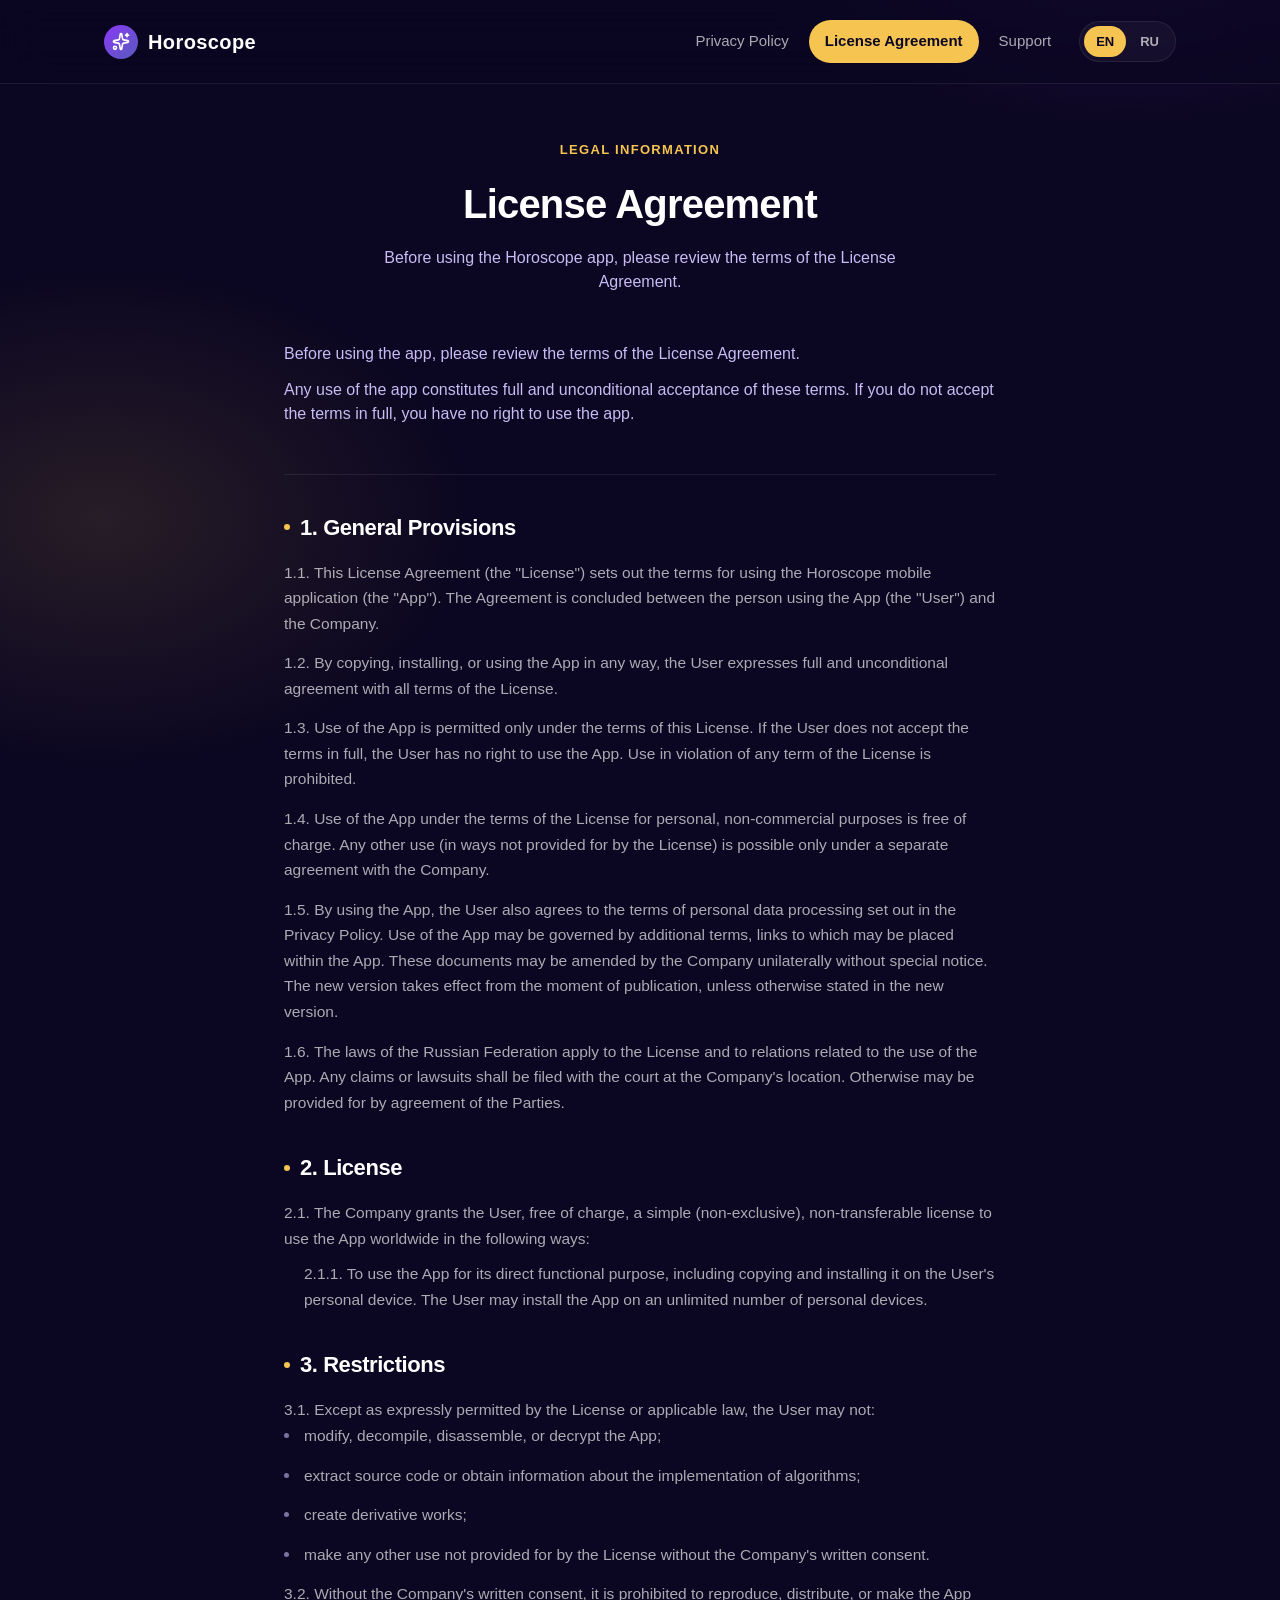
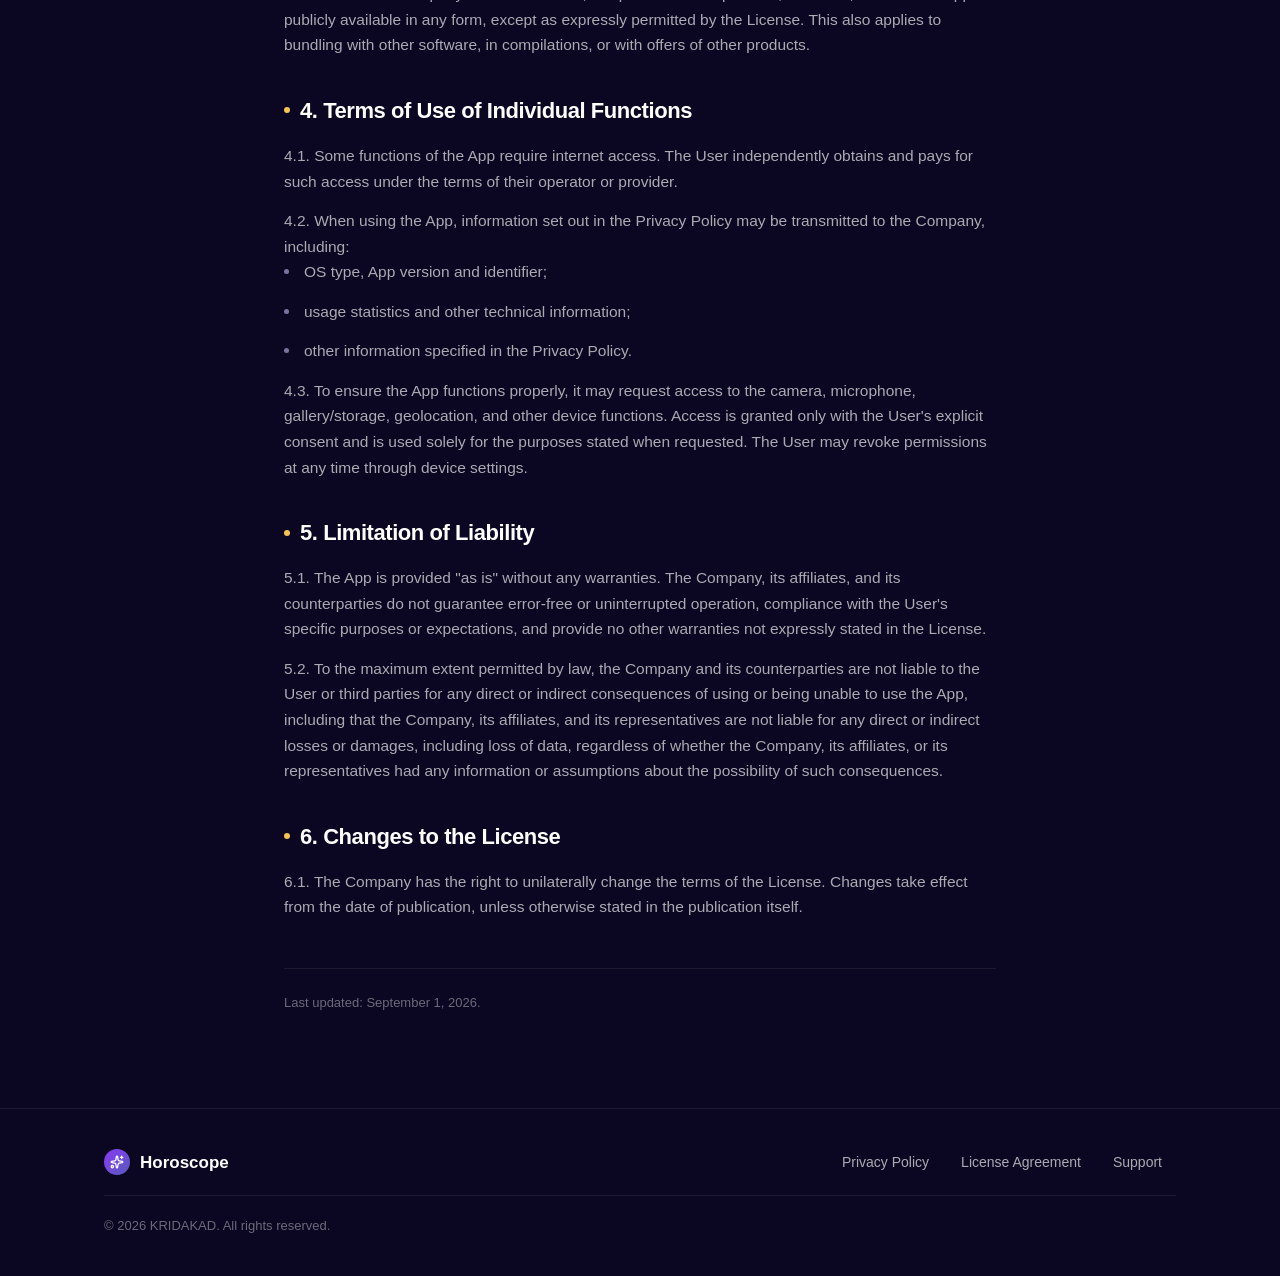
<file: license.html>
<!DOCTYPE html>
<html lang="en">
<head>
<meta charset="UTF-8">
<meta name="viewport" content="width=device-width, initial-scale=1.0">
<title>License Agreement — Horoscope</title>
<meta name="description" content="License Agreement of the Horoscope mobile application.">
<link rel="stylesheet" href="assets/css/style.css">
</head>
<body>

<header class="site-header">
  <div class="container">
    <a href="privacy.html" class="brand">
      <span class="icon-badge"><img src="assets/img/icons/sparkle.svg" alt=""></span>
      Horoscope
    </a>
    <div class="header-right">
      <nav class="nav" id="site-nav">
        <a href="privacy.html" class="nav-link">Privacy Policy</a>
        <a href="license.html" class="nav-link is-active">License Agreement</a>
        <a href="support.html" class="nav-link">Support</a>
      </nav>
      <div class="lang-switch">
        <a href="license.html" class="is-active">EN</a>
        <a href="ru/license.html">RU</a>
      </div>
      <button class="nav-toggle" type="button" aria-label="Open menu" aria-expanded="false" aria-controls="site-nav">
        <svg viewBox="0 0 24 24" fill="none" xmlns="http://www.w3.org/2000/svg">
          <path d="M3 6H21M3 12H21M3 18H21" stroke="currentColor" stroke-width="2" stroke-linecap="round"/>
        </svg>
      </button>
    </div>
  </div>
</header>

<main>
  <section class="page-hero">
    <div class="container">
      <span class="eyebrow">Legal Information</span>
      <h1>License Agreement</h1>
      <p>Before using the Horoscope app, please review the terms of the License Agreement.</p>
    </div>
  </section>

  <section class="legal-content">
    <div class="container">
      <div class="intro">
        <p>Before using the app, please review the terms of the License Agreement.</p>
        <p>Any use of the app constitutes full and unconditional acceptance of these terms. If you do not accept the terms in full, you have no right to use the app.</p>
      </div>

      <div class="legal-section">
        <h2>1. General Provisions</h2>
        <ol class="clauses">
          <li>1.1. This License Agreement (the "License") sets out the terms for using the Horoscope mobile application (the "App"). The Agreement is concluded between the person using the App (the "User") and the Company.</li>
          <li>1.2. By copying, installing, or using the App in any way, the User expresses full and unconditional agreement with all terms of the License.</li>
          <li>1.3. Use of the App is permitted only under the terms of this License. If the User does not accept the terms in full, the User has no right to use the App. Use in violation of any term of the License is prohibited.</li>
          <li>1.4. Use of the App under the terms of the License for personal, non-commercial purposes is free of charge. Any other use (in ways not provided for by the License) is possible only under a separate agreement with the Company.</li>
          <li>1.5. By using the App, the User also agrees to the terms of personal data processing set out in the Privacy Policy. Use of the App may be governed by additional terms, links to which may be placed within the App. These documents may be amended by the Company unilaterally without special notice. The new version takes effect from the moment of publication, unless otherwise stated in the new version.</li>
          <li>1.6. The laws of the Russian Federation apply to the License and to relations related to the use of the App. Any claims or lawsuits shall be filed with the court at the Company's location. Otherwise may be provided for by agreement of the Parties.</li>
        </ol>
      </div>

      <div class="legal-section">
        <h2>2. License</h2>
        <ol class="clauses">
          <li>2.1. The Company grants the User, free of charge, a simple (non-exclusive), non-transferable license to use the App worldwide in the following ways:
            <ol class="clauses">
              <li>2.1.1. To use the App for its direct functional purpose, including copying and installing it on the User's personal device. The User may install the App on an unlimited number of personal devices.</li>
            </ol>
          </li>
        </ol>
      </div>

      <div class="legal-section">
        <h2>3. Restrictions</h2>
        <ol class="clauses">
          <li>3.1. Except as expressly permitted by the License or applicable law, the User may not:
            <ul>
              <li>modify, decompile, disassemble, or decrypt the App;</li>
              <li>extract source code or obtain information about the implementation of algorithms;</li>
              <li>create derivative works;</li>
              <li>make any other use not provided for by the License without the Company's written consent.</li>
            </ul>
          </li>
          <li>3.2. Without the Company's written consent, it is prohibited to reproduce, distribute, or make the App publicly available in any form, except as expressly permitted by the License. This also applies to bundling with other software, in compilations, or with offers of other products.</li>
        </ol>
      </div>

      <div class="legal-section">
        <h2>4. Terms of Use of Individual Functions</h2>
        <ol class="clauses">
          <li>4.1. Some functions of the App require internet access. The User independently obtains and pays for such access under the terms of their operator or provider.</li>
          <li>4.2. When using the App, information set out in the Privacy Policy may be transmitted to the Company, including:
            <ul>
              <li>OS type, App version and identifier;</li>
              <li>usage statistics and other technical information;</li>
              <li>other information specified in the Privacy Policy.</li>
            </ul>
          </li>
          <li>4.3. To ensure the App functions properly, it may request access to the camera, microphone, gallery/storage, geolocation, and other device functions. Access is granted only with the User's explicit consent and is used solely for the purposes stated when requested. The User may revoke permissions at any time through device settings.</li>
        </ol>
      </div>

      <div class="legal-section">
        <h2>5. Limitation of Liability</h2>
        <ol class="clauses">
          <li>5.1. The App is provided "as is" without any warranties. The Company, its affiliates, and its counterparties do not guarantee error-free or uninterrupted operation, compliance with the User's specific purposes or expectations, and provide no other warranties not expressly stated in the License.</li>
          <li>5.2. To the maximum extent permitted by law, the Company and its counterparties are not liable to the User or third parties for any direct or indirect consequences of using or being unable to use the App, including that the Company, its affiliates, and its representatives are not liable for any direct or indirect losses or damages, including loss of data, regardless of whether the Company, its affiliates, or its representatives had any information or assumptions about the possibility of such consequences.</li>
        </ol>
      </div>

      <div class="legal-section">
        <h2>6. Changes to the License</h2>
        <ol class="clauses">
          <li>6.1. The Company has the right to unilaterally change the terms of the License. Changes take effect from the date of publication, unless otherwise stated in the publication itself.</li>
        </ol>
      </div>

      <p class="legal-updated">Last updated: September 1, 2026.</p>
    </div>
  </section>
</main>

<footer class="site-footer">
  <div class="container">
    <a href="privacy.html" class="footer-brand">
      <span class="icon-badge"><img src="assets/img/icons/sparkle.svg" alt=""></span>
      Horoscope
    </a>
    <ul class="footer-nav">
      <li><a href="privacy.html" class="nav-link">Privacy Policy</a></li>
      <li><a href="license.html" class="nav-link">License Agreement</a></li>
      <li><a href="support.html" class="nav-link">Support</a></li>
    </ul>
    <p class="footer-copy">© 2026 KRIDAKAD. All rights reserved.</p>
  </div>
</footer>

<script src="assets/js/main.js"></script>
</body>
</html>
</file>
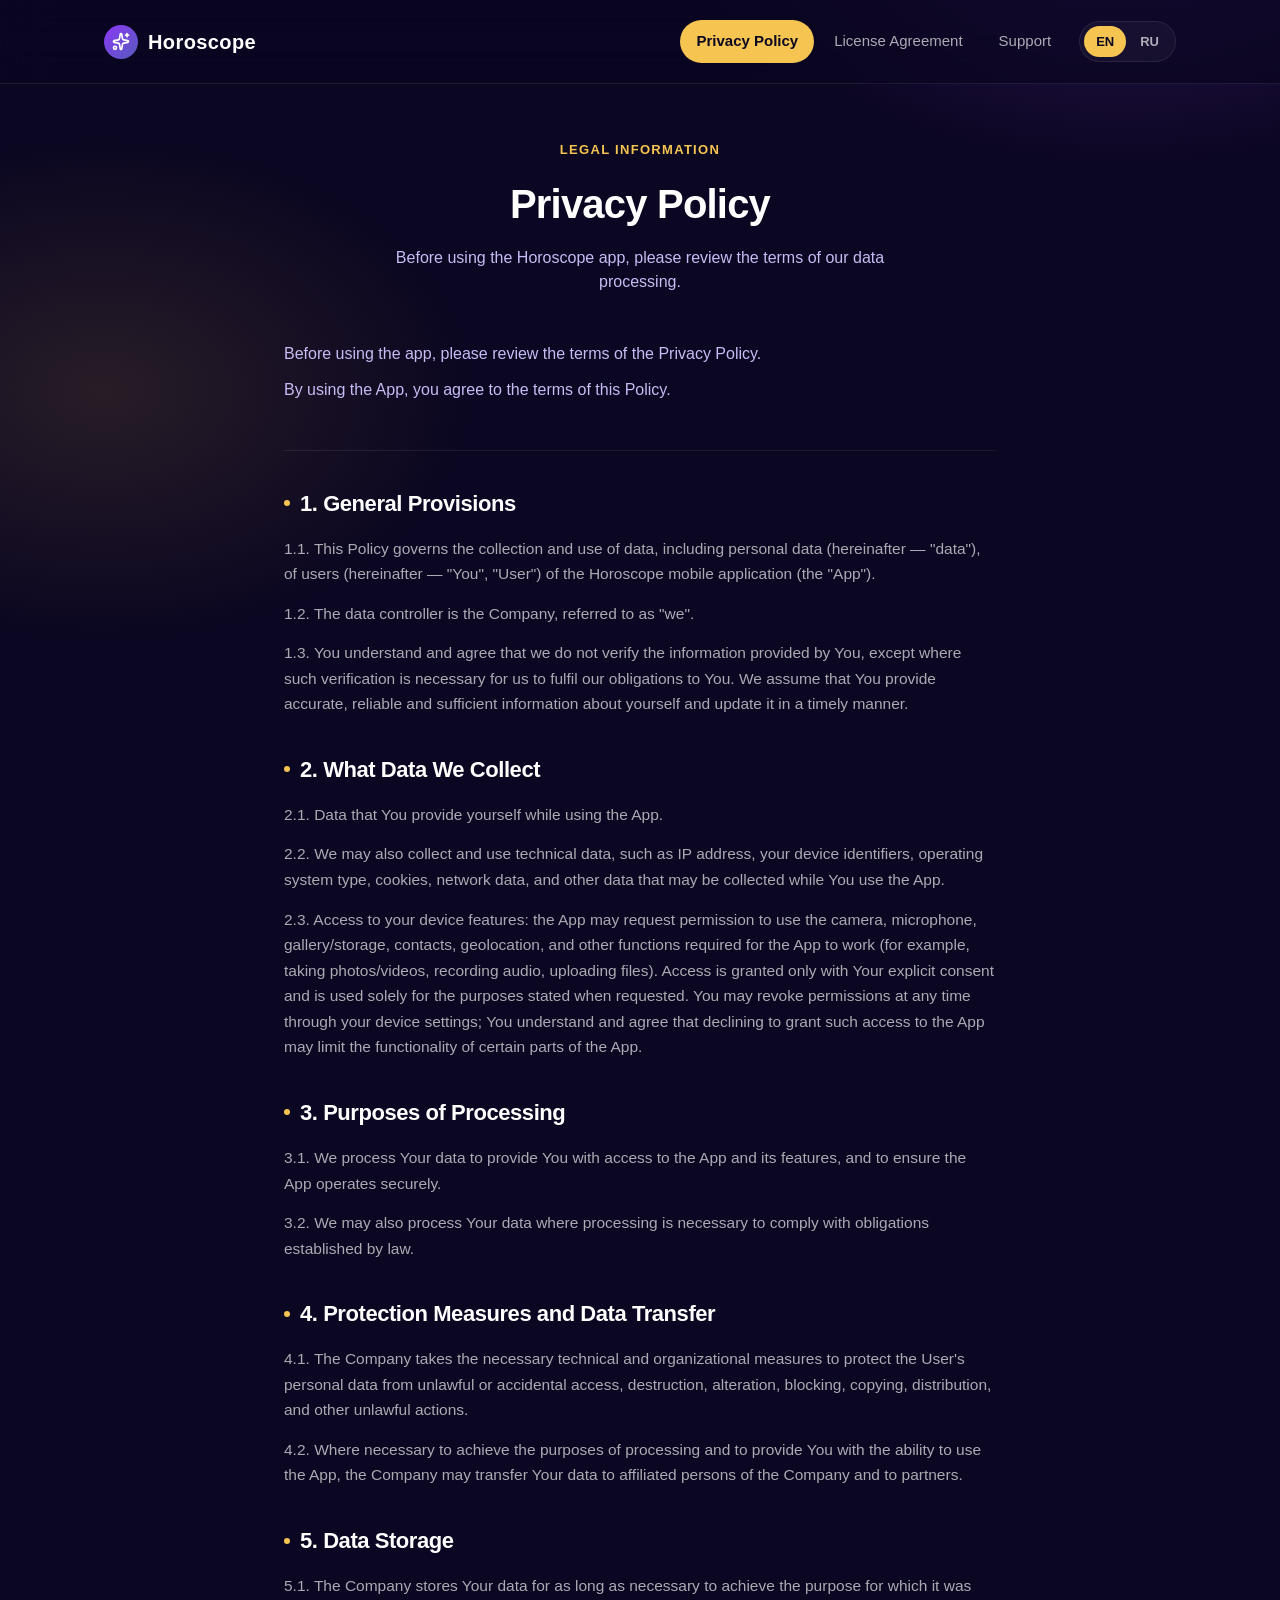
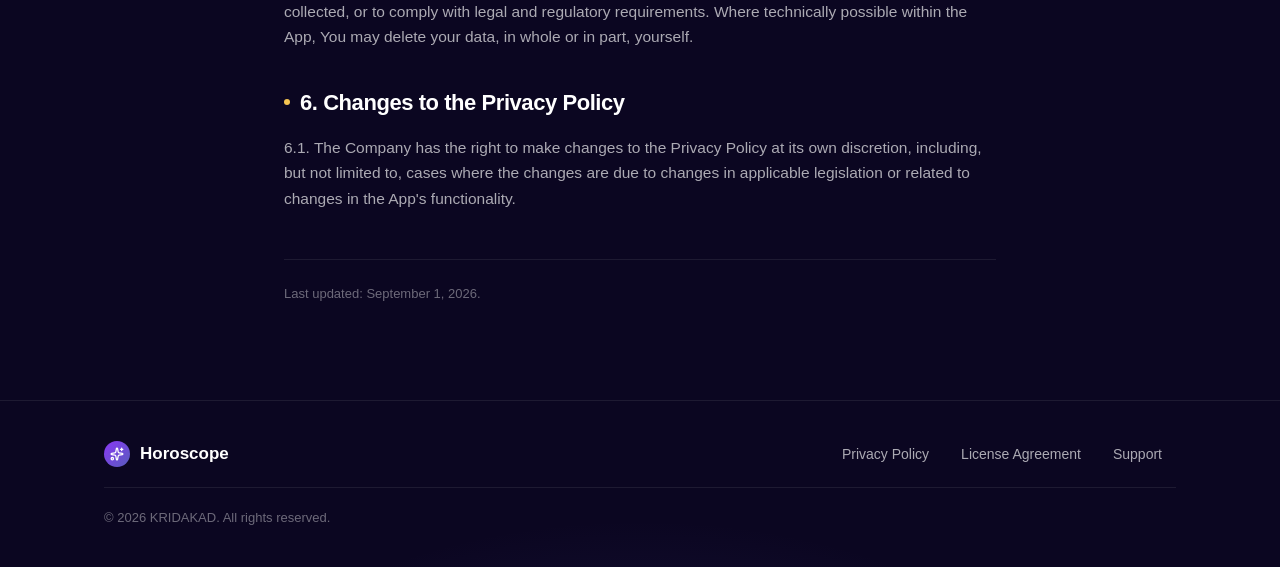
<file: privacy.html>
<!DOCTYPE html>
<html lang="en">
<head>
<meta charset="UTF-8">
<meta name="viewport" content="width=device-width, initial-scale=1.0">
<title>Privacy Policy — Horoscope</title>
<meta name="description" content="Privacy Policy of the Horoscope mobile application.">
<link rel="stylesheet" href="assets/css/style.css">
</head>
<body>

<header class="site-header">
  <div class="container">
    <a href="privacy.html" class="brand">
      <span class="icon-badge"><img src="assets/img/icons/sparkle.svg" alt=""></span>
      Horoscope
    </a>
    <div class="header-right">
      <nav class="nav" id="site-nav">
        <a href="privacy.html" class="nav-link is-active">Privacy Policy</a>
        <a href="license.html" class="nav-link">License Agreement</a>
        <a href="support.html" class="nav-link">Support</a>
      </nav>
      <div class="lang-switch">
        <a href="privacy.html" class="is-active">EN</a>
        <a href="ru/privacy.html">RU</a>
      </div>
      <button class="nav-toggle" type="button" aria-label="Open menu" aria-expanded="false" aria-controls="site-nav">
        <svg viewBox="0 0 24 24" fill="none" xmlns="http://www.w3.org/2000/svg">
          <path d="M3 6H21M3 12H21M3 18H21" stroke="currentColor" stroke-width="2" stroke-linecap="round"/>
        </svg>
      </button>
    </div>
  </div>
</header>

<main>
  <section class="page-hero">
    <div class="container">
      <span class="eyebrow">Legal Information</span>
      <h1>Privacy Policy</h1>
      <p>Before using the Horoscope app, please review the terms of our data processing.</p>
    </div>
  </section>

  <section class="legal-content">
    <div class="container">
      <div class="intro">
        <p>Before using the app, please review the terms of the Privacy Policy.</p>
        <p>By using the App, you agree to the terms of this Policy.</p>
      </div>

      <div class="legal-section">
        <h2>1. General Provisions</h2>
        <ol class="clauses">
          <li>1.1. This Policy governs the collection and use of data, including personal data (hereinafter — "data"), of users (hereinafter — "You", "User") of the Horoscope mobile application (the "App").</li>
          <li>1.2. The data controller is the Company, referred to as "we".</li>
          <li>1.3. You understand and agree that we do not verify the information provided by You, except where such verification is necessary for us to fulfil our obligations to You. We assume that You provide accurate, reliable and sufficient information about yourself and update it in a timely manner.</li>
        </ol>
      </div>

      <div class="legal-section">
        <h2>2. What Data We Collect</h2>
        <ol class="clauses">
          <li>2.1. Data that You provide yourself while using the App.</li>
          <li>2.2. We may also collect and use technical data, such as IP address, your device identifiers, operating system type, cookies, network data, and other data that may be collected while You use the App.</li>
          <li>2.3. Access to your device features: the App may request permission to use the camera, microphone, gallery/storage, contacts, geolocation, and other functions required for the App to work (for example, taking photos/videos, recording audio, uploading files). Access is granted only with Your explicit consent and is used solely for the purposes stated when requested. You may revoke permissions at any time through your device settings; You understand and agree that declining to grant such access to the App may limit the functionality of certain parts of the App.</li>
        </ol>
      </div>

      <div class="legal-section">
        <h2>3. Purposes of Processing</h2>
        <ol class="clauses">
          <li>3.1. We process Your data to provide You with access to the App and its features, and to ensure the App operates securely.</li>
          <li>3.2. We may also process Your data where processing is necessary to comply with obligations established by law.</li>
        </ol>
      </div>

      <div class="legal-section">
        <h2>4. Protection Measures and Data Transfer</h2>
        <ol class="clauses">
          <li>4.1. The Company takes the necessary technical and organizational measures to protect the User's personal data from unlawful or accidental access, destruction, alteration, blocking, copying, distribution, and other unlawful actions.</li>
          <li>4.2. Where necessary to achieve the purposes of processing and to provide You with the ability to use the App, the Company may transfer Your data to affiliated persons of the Company and to partners.</li>
        </ol>
      </div>

      <div class="legal-section">
        <h2>5. Data Storage</h2>
        <ol class="clauses">
          <li>5.1. The Company stores Your data for as long as necessary to achieve the purpose for which it was collected, or to comply with legal and regulatory requirements. Where technically possible within the App, You may delete your data, in whole or in part, yourself.</li>
        </ol>
      </div>

      <div class="legal-section">
        <h2>6. Changes to the Privacy Policy</h2>
        <ol class="clauses">
          <li>6.1. The Company has the right to make changes to the Privacy Policy at its own discretion, including, but not limited to, cases where the changes are due to changes in applicable legislation or related to changes in the App's functionality.</li>
        </ol>
      </div>

      <p class="legal-updated">Last updated: September 1, 2026.</p>
    </div>
  </section>
</main>

<footer class="site-footer">
  <div class="container">
    <a href="privacy.html" class="footer-brand">
      <span class="icon-badge"><img src="assets/img/icons/sparkle.svg" alt=""></span>
      Horoscope
    </a>
    <ul class="footer-nav">
      <li><a href="privacy.html" class="nav-link">Privacy Policy</a></li>
      <li><a href="license.html" class="nav-link">License Agreement</a></li>
      <li><a href="support.html" class="nav-link">Support</a></li>
    </ul>
    <p class="footer-copy">© 2026 KRIDAKAD. All rights reserved.</p>
  </div>
</footer>

<script src="assets/js/main.js"></script>
</body>
</html>
</file>
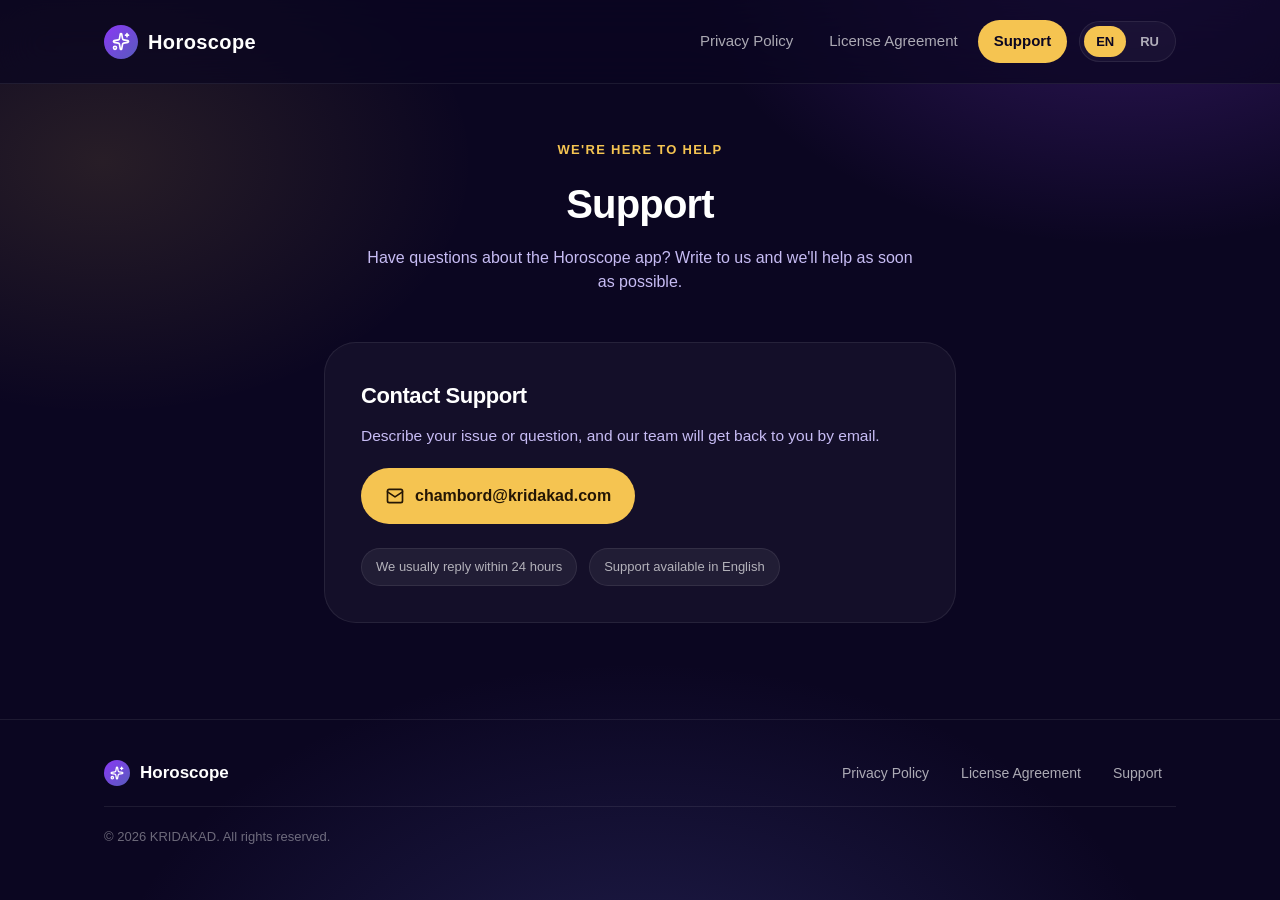
<file: support.html>
<!DOCTYPE html>
<html lang="en">
<head>
<meta charset="UTF-8">
<meta name="viewport" content="width=device-width, initial-scale=1.0">
<title>Support — Horoscope</title>
<meta name="description" content="Contact the support team for the Horoscope app.">
<link rel="stylesheet" href="assets/css/style.css">
</head>
<body>

<header class="site-header">
  <div class="container">
    <a href="privacy.html" class="brand">
      <span class="icon-badge"><img src="assets/img/icons/sparkle.svg" alt=""></span>
      Horoscope
    </a>
    <div class="header-right">
      <nav class="nav" id="site-nav">
        <a href="privacy.html" class="nav-link">Privacy Policy</a>
        <a href="license.html" class="nav-link">License Agreement</a>
        <a href="support.html" class="nav-link is-active">Support</a>
      </nav>
      <div class="lang-switch">
        <a href="support.html" class="is-active">EN</a>
        <a href="ru/support.html">RU</a>
      </div>
      <button class="nav-toggle" type="button" aria-label="Open menu" aria-expanded="false" aria-controls="site-nav">
        <svg viewBox="0 0 24 24" fill="none" xmlns="http://www.w3.org/2000/svg">
          <path d="M3 6H21M3 12H21M3 18H21" stroke="currentColor" stroke-width="2" stroke-linecap="round"/>
        </svg>
      </button>
    </div>
  </div>
</header>

<main>
  <section class="page-hero">
    <div class="container">
      <span class="eyebrow">We're here to help</span>
      <h1>Support</h1>
      <p>Have questions about the Horoscope app? Write to us and we'll help as soon as possible.</p>
    </div>
  </section>

  <section class="support-content">
    <div class="container">
      <div class="support-card">
        <h2>Contact Support</h2>
        <p>Describe your issue or question, and our team will get back to you by email.</p>
        <a class="support-email" href="mailto:chambord@kridakad.com">
          <svg class="icon" viewBox="0 0 24 24" fill="none" xmlns="http://www.w3.org/2000/svg">
            <path d="M3 6C3 4.89543 3.89543 4 5 4H19C20.1046 4 21 4.89543 21 6V18C21 19.1046 20.1046 20 19 20H5C3.89543 20 3 19.1046 3 18V6Z" stroke="#241605" stroke-width="2"/>
            <path d="M3 7L12 13L21 7" stroke="#241605" stroke-width="2" stroke-linecap="round" stroke-linejoin="round"/>
          </svg>
          chambord@kridakad.com
        </a>
        <div class="support-meta">
          <span class="tag">We usually reply within 24 hours</span>
          <span class="tag">Support available in English</span>
        </div>
      </div>
    </div>
  </section>
</main>

<footer class="site-footer">
  <div class="container">
    <a href="privacy.html" class="footer-brand">
      <span class="icon-badge"><img src="assets/img/icons/sparkle.svg" alt=""></span>
      Horoscope
    </a>
    <ul class="footer-nav">
      <li><a href="privacy.html" class="nav-link">Privacy Policy</a></li>
      <li><a href="license.html" class="nav-link">License Agreement</a></li>
      <li><a href="support.html" class="nav-link">Support</a></li>
    </ul>
    <p class="footer-copy">© 2026 KRIDAKAD. All rights reserved.</p>
  </div>
</footer>

<script src="assets/js/main.js"></script>
</body>
</html>
</file>
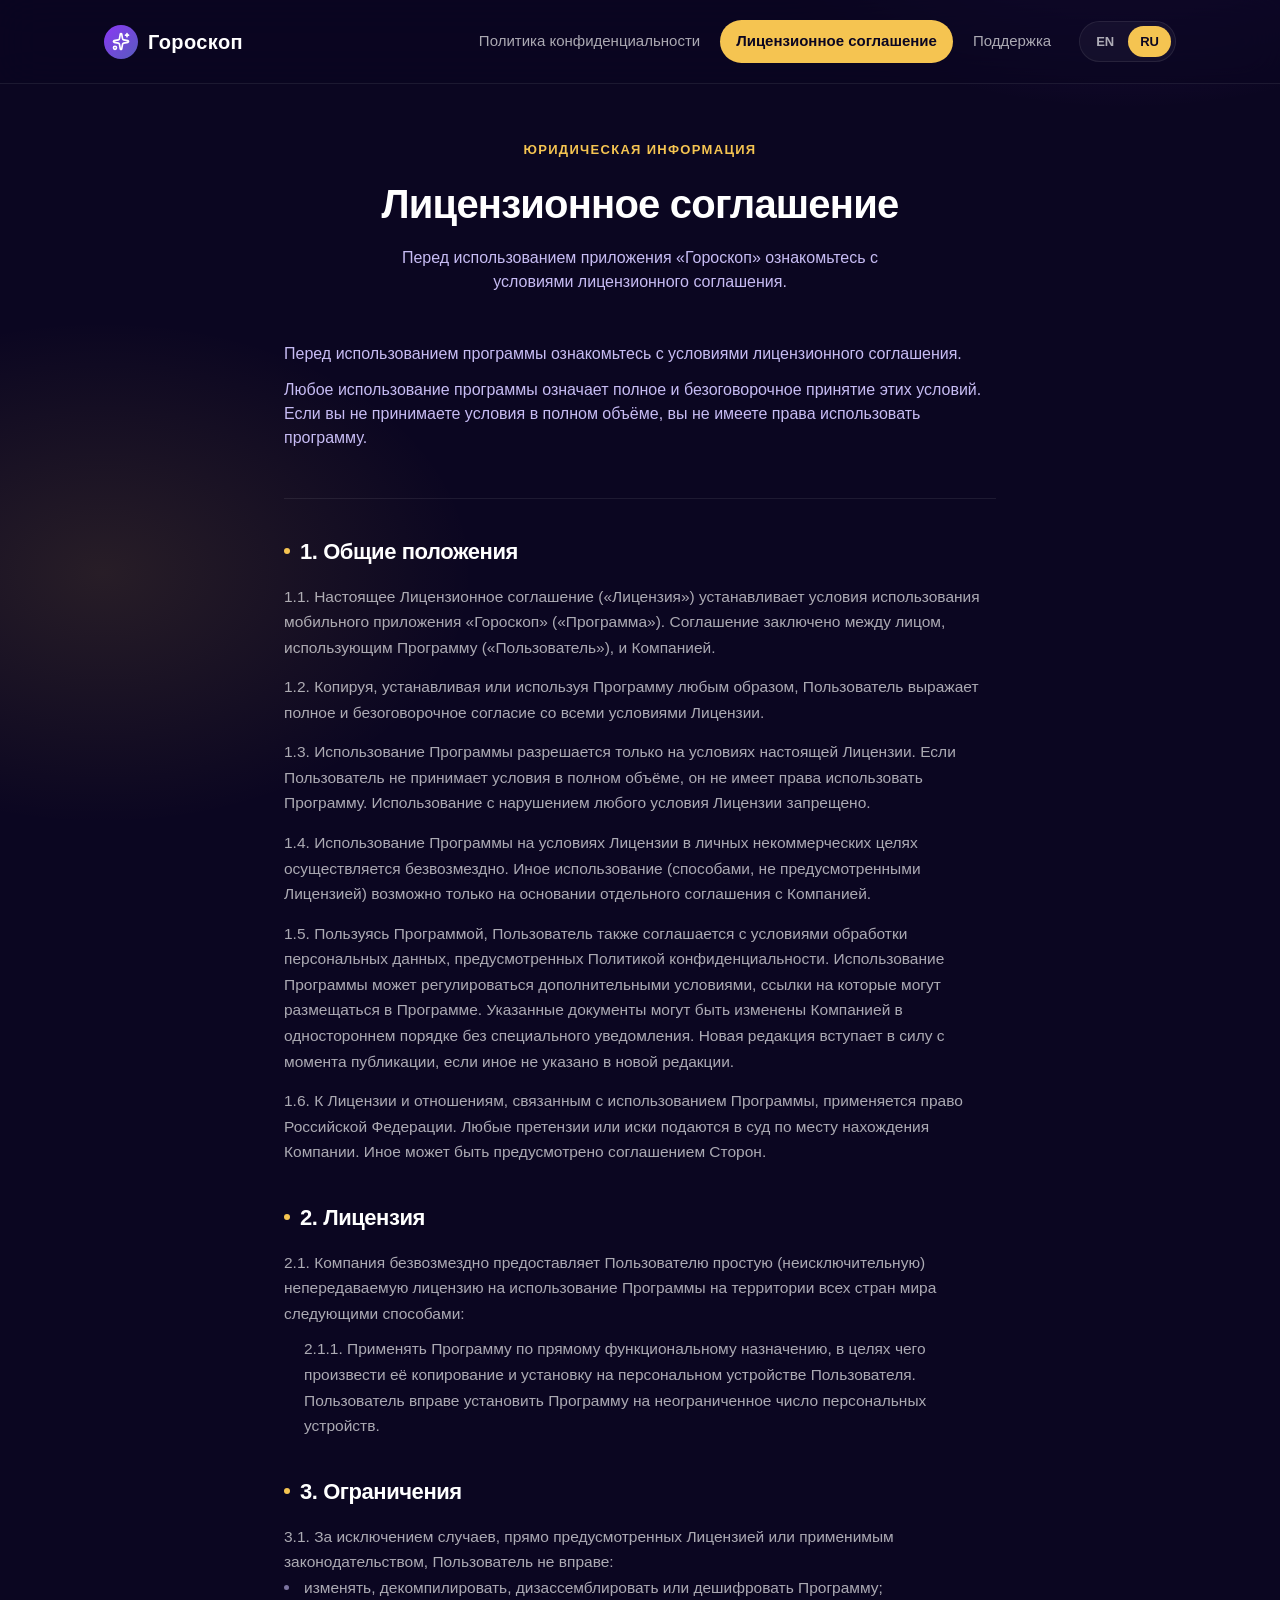
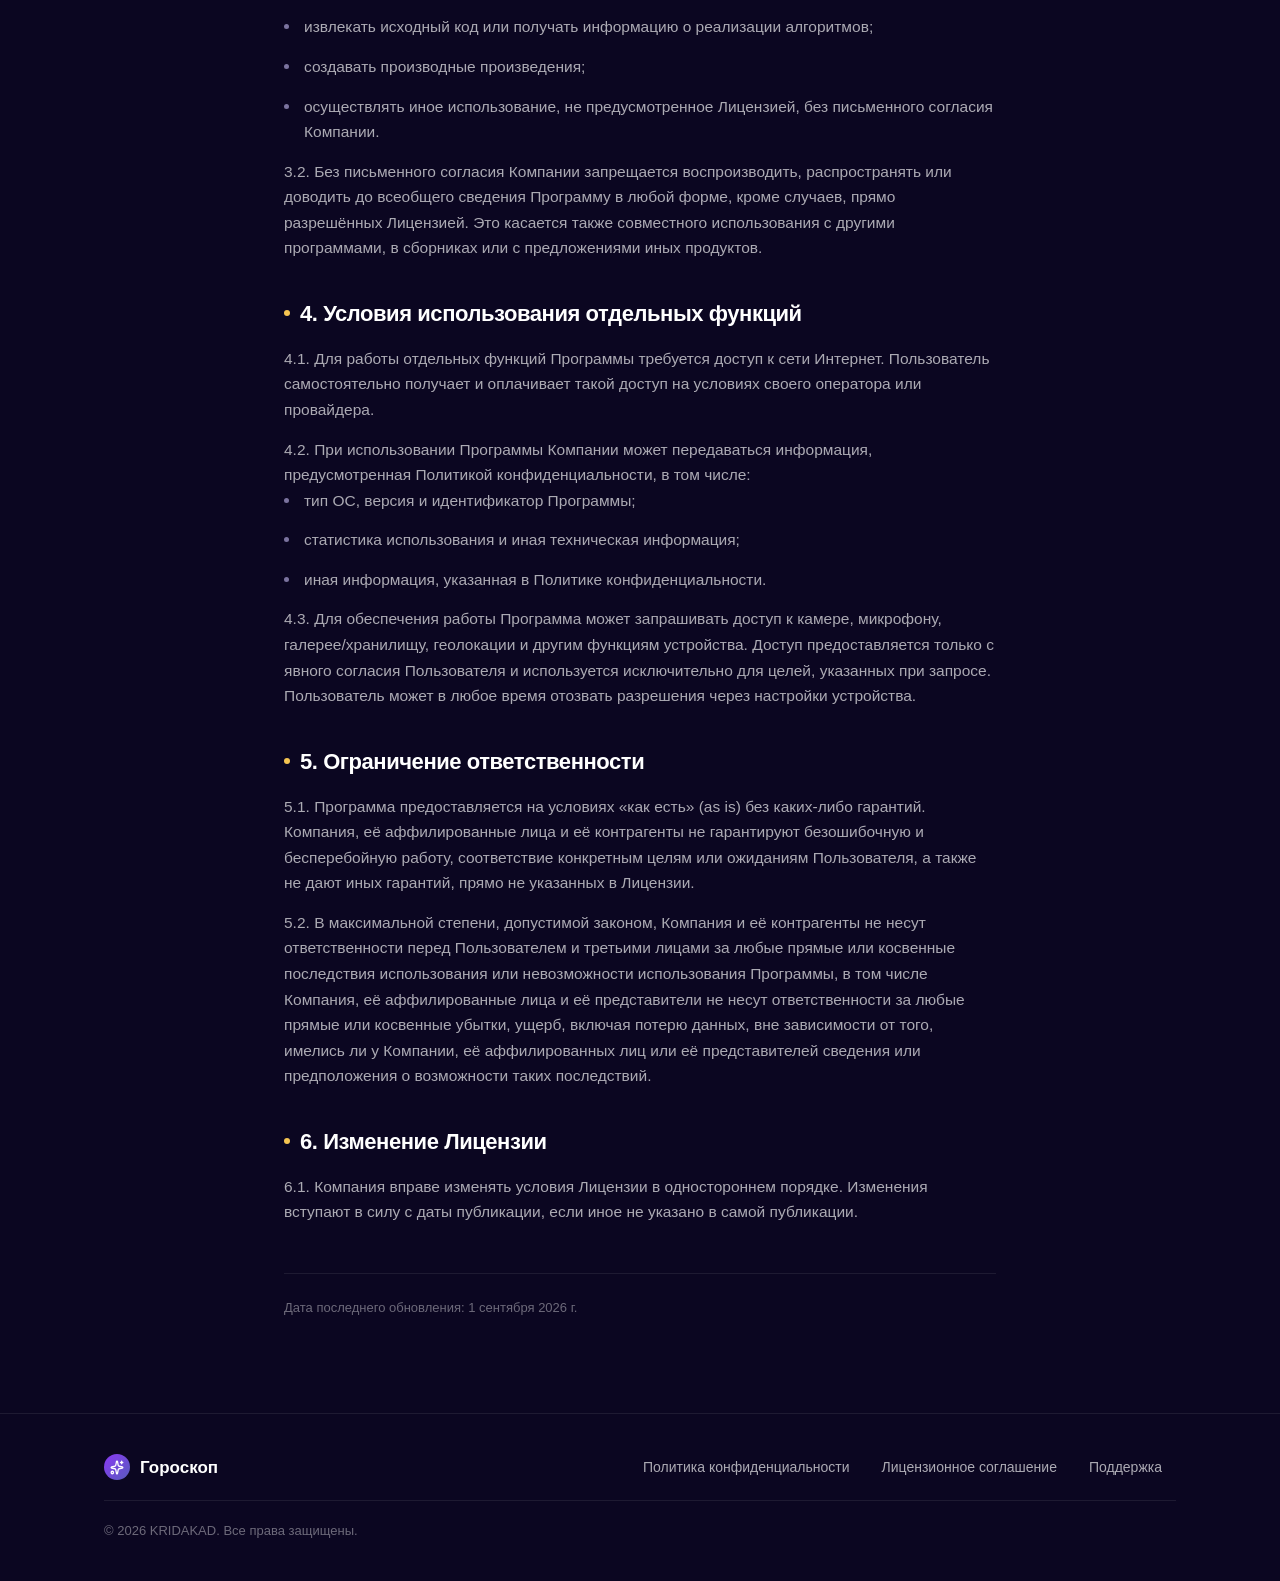
<file: ru/license.html>
<!DOCTYPE html>
<html lang="ru">
<head>
<meta charset="UTF-8">
<meta name="viewport" content="width=device-width, initial-scale=1.0">
<title>Лицензионное соглашение — Гороскоп</title>
<meta name="description" content="Лицензионное соглашение мобильного приложения «Гороскоп».">
<link rel="stylesheet" href="../assets/css/style.css">
</head>
<body>

<header class="site-header">
  <div class="container">
    <a href="privacy.html" class="brand">
      <span class="icon-badge"><img src="../assets/img/icons/sparkle.svg" alt=""></span>
      Гороскоп
    </a>
    <div class="header-right">
      <nav class="nav" id="site-nav">
        <a href="privacy.html" class="nav-link">Политика конфиденциальности</a>
        <a href="license.html" class="nav-link is-active">Лицензионное соглашение</a>
        <a href="support.html" class="nav-link">Поддержка</a>
      </nav>
      <div class="lang-switch">
        <a href="../license.html">EN</a>
        <a href="license.html" class="is-active">RU</a>
      </div>
      <button class="nav-toggle" type="button" aria-label="Открыть меню" aria-expanded="false" aria-controls="site-nav">
        <svg viewBox="0 0 24 24" fill="none" xmlns="http://www.w3.org/2000/svg">
          <path d="M3 6H21M3 12H21M3 18H21" stroke="currentColor" stroke-width="2" stroke-linecap="round"/>
        </svg>
      </button>
    </div>
  </div>
</header>

<main>
  <section class="page-hero">
    <div class="container">
      <span class="eyebrow">Юридическая информация</span>
      <h1>Лицензионное соглашение</h1>
      <p>Перед использованием приложения «Гороскоп» ознакомьтесь с условиями лицензионного соглашения.</p>
    </div>
  </section>

  <section class="legal-content">
    <div class="container">
      <div class="intro">
        <p>Перед использованием программы ознакомьтесь с условиями лицензионного соглашения.</p>
        <p>Любое использование программы означает полное и безоговорочное принятие этих условий. Если вы не принимаете условия в полном объёме, вы не имеете права использовать программу.</p>
      </div>

      <div class="legal-section">
        <h2>1. Общие положения</h2>
        <ol class="clauses">
          <li>1.1. Настоящее Лицензионное соглашение («Лицензия») устанавливает условия использования мобильного приложения «Гороскоп» («Программа»). Соглашение заключено между лицом, использующим Программу («Пользователь»), и Компанией.</li>
          <li>1.2. Копируя, устанавливая или используя Программу любым образом, Пользователь выражает полное и безоговорочное согласие со всеми условиями Лицензии.</li>
          <li>1.3. Использование Программы разрешается только на условиях настоящей Лицензии. Если Пользователь не принимает условия в полном объёме, он не имеет права использовать Программу. Использование с нарушением любого условия Лицензии запрещено.</li>
          <li>1.4. Использование Программы на условиях Лицензии в личных некоммерческих целях осуществляется безвозмездно. Иное использование (способами, не предусмотренными Лицензией) возможно только на основании отдельного соглашения с Компанией.</li>
          <li>1.5. Пользуясь Программой, Пользователь также соглашается с условиями обработки персональных данных, предусмотренных Политикой конфиденциальности. Использование Программы может регулироваться дополнительными условиями, ссылки на которые могут размещаться в Программе. Указанные документы могут быть изменены Компанией в одностороннем порядке без специального уведомления. Новая редакция вступает в силу с момента публикации, если иное не указано в новой редакции.</li>
          <li>1.6. К Лицензии и отношениям, связанным с использованием Программы, применяется право Российской Федерации. Любые претензии или иски подаются в суд по месту нахождения Компании. Иное может быть предусмотрено соглашением Сторон.</li>
        </ol>
      </div>

      <div class="legal-section">
        <h2>2. Лицензия</h2>
        <ol class="clauses">
          <li>2.1. Компания безвозмездно предоставляет Пользователю простую (неисключительную) непередаваемую лицензию на использование Программы на территории всех стран мира следующими способами:
            <ol class="clauses">
              <li>2.1.1. Применять Программу по прямому функциональному назначению, в целях чего произвести её копирование и установку на персональном устройстве Пользователя. Пользователь вправе установить Программу на неограниченное число персональных устройств.</li>
            </ol>
          </li>
        </ol>
      </div>

      <div class="legal-section">
        <h2>3. Ограничения</h2>
        <ol class="clauses">
          <li>3.1. За исключением случаев, прямо предусмотренных Лицензией или применимым законодательством, Пользователь не вправе:
            <ul>
              <li>изменять, декомпилировать, дизассемблировать или дешифровать Программу;</li>
              <li>извлекать исходный код или получать информацию о реализации алгоритмов;</li>
              <li>создавать производные произведения;</li>
              <li>осуществлять иное использование, не предусмотренное Лицензией, без письменного согласия Компании.</li>
            </ul>
          </li>
          <li>3.2. Без письменного согласия Компании запрещается воспроизводить, распространять или доводить до всеобщего сведения Программу в любой форме, кроме случаев, прямо разрешённых Лицензией. Это касается также совместного использования с другими программами, в сборниках или с предложениями иных продуктов.</li>
        </ol>
      </div>

      <div class="legal-section">
        <h2>4. Условия использования отдельных функций</h2>
        <ol class="clauses">
          <li>4.1. Для работы отдельных функций Программы требуется доступ к сети Интернет. Пользователь самостоятельно получает и оплачивает такой доступ на условиях своего оператора или провайдера.</li>
          <li>4.2. При использовании Программы Компании может передаваться информация, предусмотренная Политикой конфиденциальности, в том числе:
            <ul>
              <li>тип ОС, версия и идентификатор Программы;</li>
              <li>статистика использования и иная техническая информация;</li>
              <li>иная информация, указанная в Политике конфиденциальности.</li>
            </ul>
          </li>
          <li>4.3. Для обеспечения работы Программа может запрашивать доступ к камере, микрофону, галерее/хранилищу, геолокации и другим функциям устройства. Доступ предоставляется только с явного согласия Пользователя и используется исключительно для целей, указанных при запросе. Пользователь может в любое время отозвать разрешения через настройки устройства.</li>
        </ol>
      </div>

      <div class="legal-section">
        <h2>5. Ограничение ответственности</h2>
        <ol class="clauses">
          <li>5.1. Программа предоставляется на условиях «как есть» (as is) без каких-либо гарантий. Компания, её аффилированные лица и её контрагенты не гарантируют безошибочную и бесперебойную работу, соответствие конкретным целям или ожиданиям Пользователя, а также не дают иных гарантий, прямо не указанных в Лицензии.</li>
          <li>5.2. В максимальной степени, допустимой законом, Компания и её контрагенты не несут ответственности перед Пользователем и третьими лицами за любые прямые или косвенные последствия использования или невозможности использования Программы, в том числе Компания, её аффилированные лица и её представители не несут ответственности за любые прямые или косвенные убытки, ущерб, включая потерю данных, вне зависимости от того, имелись ли у Компании, её аффилированных лиц или её представителей сведения или предположения о возможности таких последствий.</li>
        </ol>
      </div>

      <div class="legal-section">
        <h2>6. Изменение Лицензии</h2>
        <ol class="clauses">
          <li>6.1. Компания вправе изменять условия Лицензии в одностороннем порядке. Изменения вступают в силу с даты публикации, если иное не указано в самой публикации.</li>
        </ol>
      </div>

      <p class="legal-updated">Дата последнего обновления: 1 сентября 2026 г.</p>
    </div>
  </section>
</main>

<footer class="site-footer">
  <div class="container">
    <a href="privacy.html" class="footer-brand">
      <span class="icon-badge"><img src="../assets/img/icons/sparkle.svg" alt=""></span>
      Гороскоп
    </a>
    <ul class="footer-nav">
      <li><a href="privacy.html" class="nav-link">Политика конфиденциальности</a></li>
      <li><a href="license.html" class="nav-link">Лицензионное соглашение</a></li>
      <li><a href="support.html" class="nav-link">Поддержка</a></li>
    </ul>
    <p class="footer-copy">© 2026 KRIDAKAD. Все права защищены.</p>
  </div>
</footer>

<script src="../assets/js/main.js"></script>
</body>
</html>
</file>
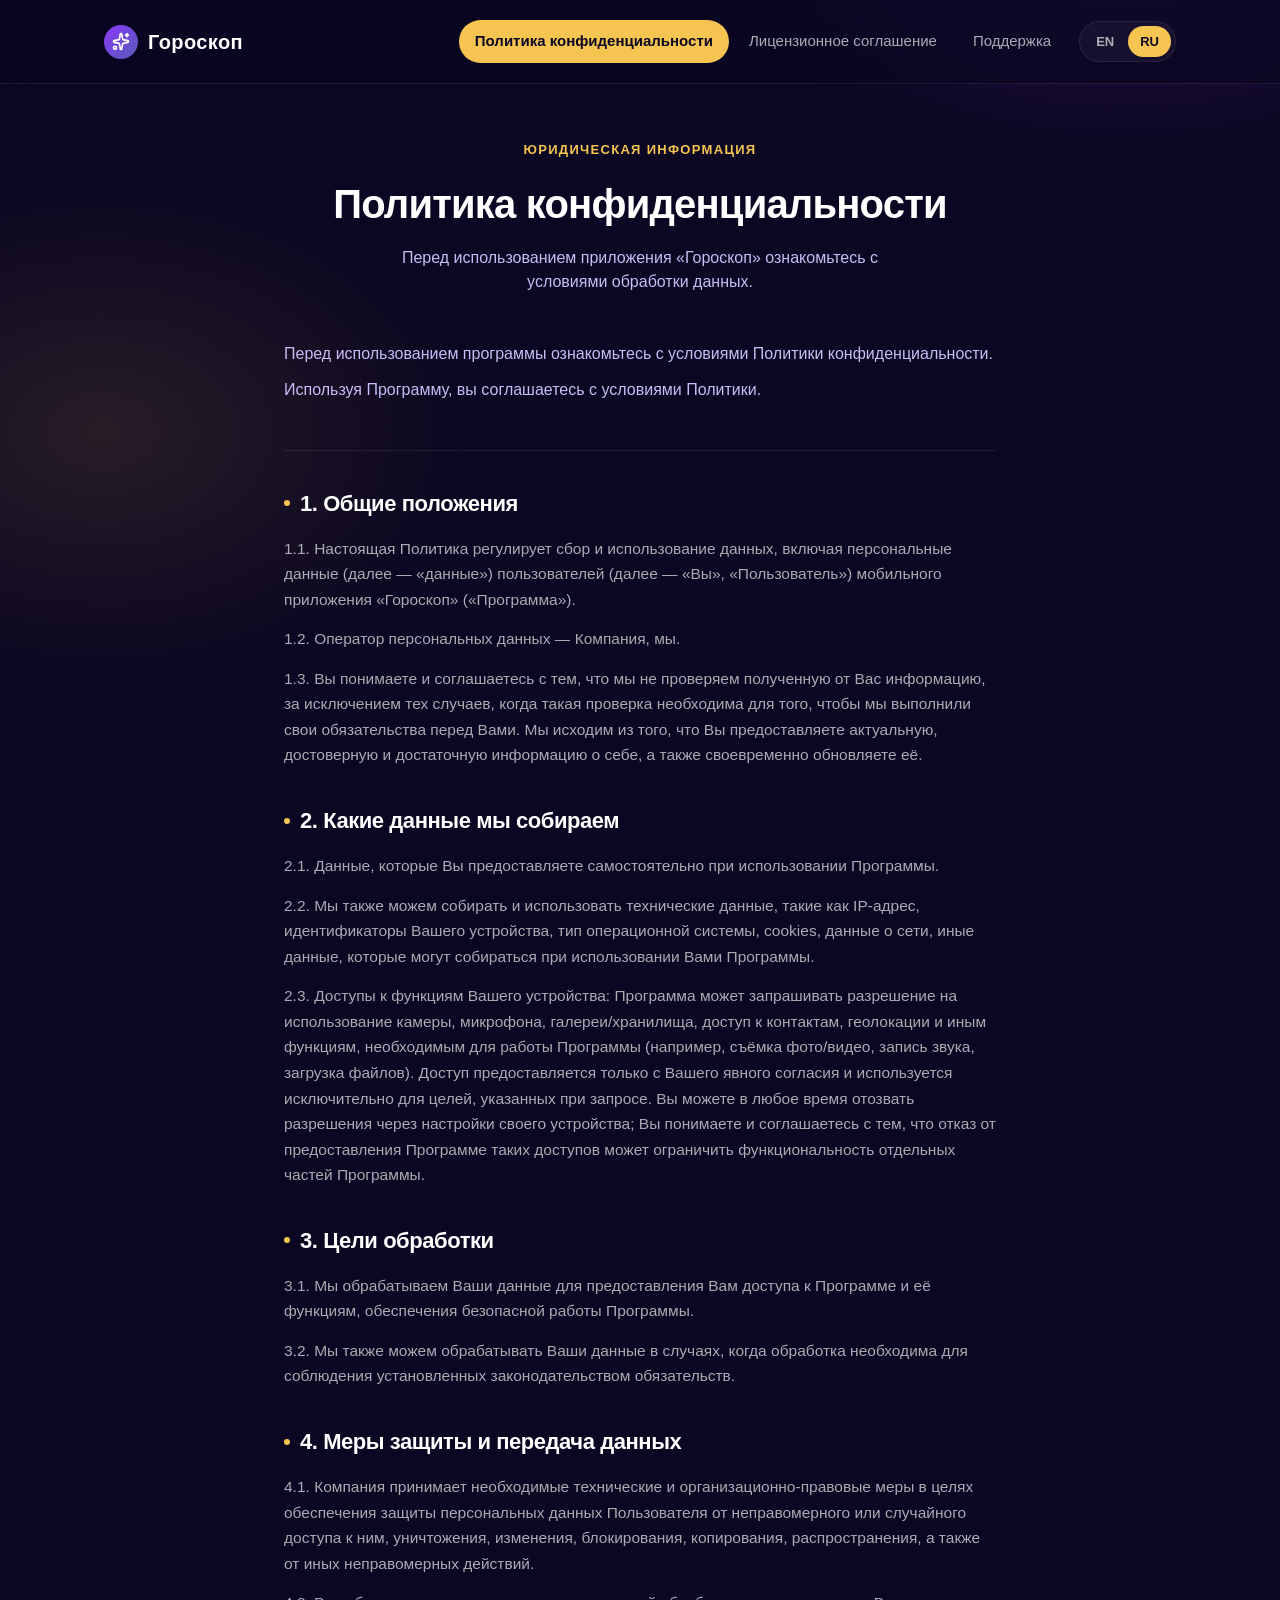
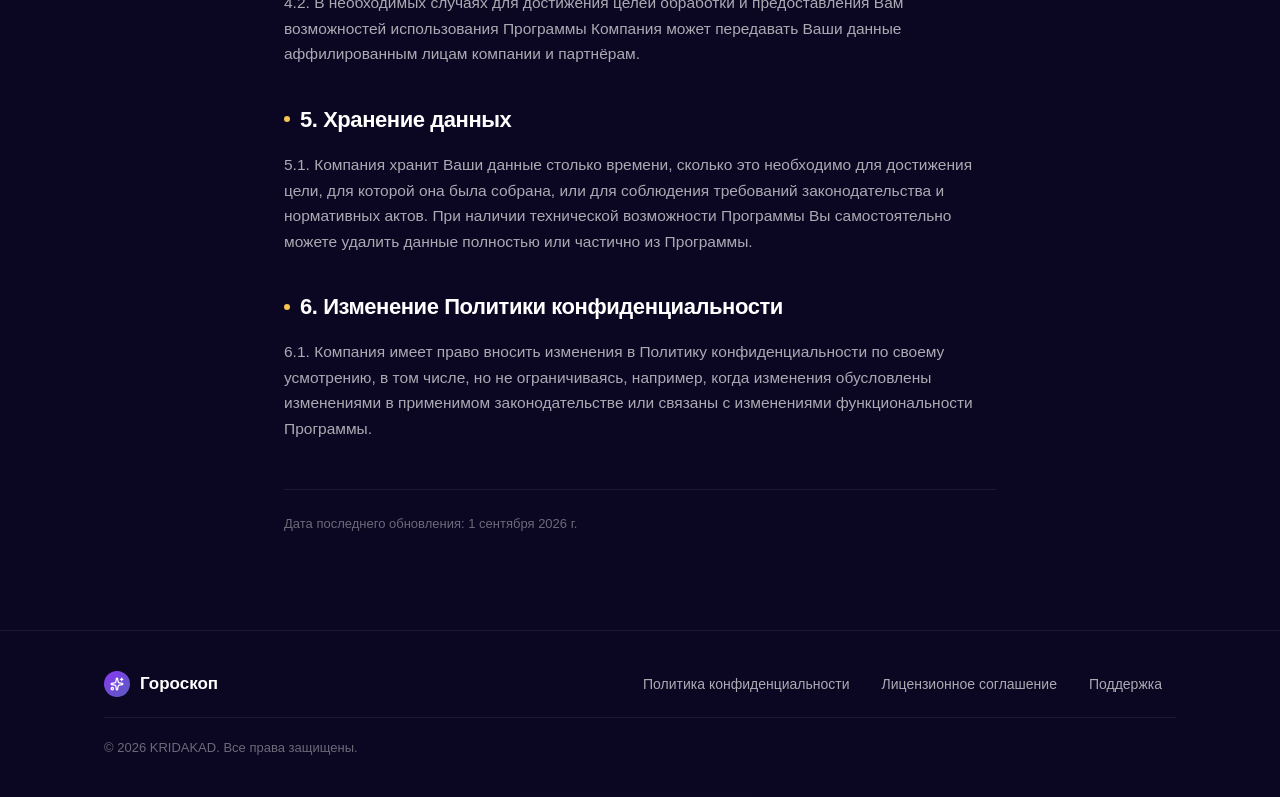
<file: ru/privacy.html>
<!DOCTYPE html>
<html lang="ru">
<head>
<meta charset="UTF-8">
<meta name="viewport" content="width=device-width, initial-scale=1.0">
<title>Политика конфиденциальности — Гороскоп</title>
<meta name="description" content="Политика конфиденциальности мобильного приложения «Гороскоп».">
<link rel="stylesheet" href="../assets/css/style.css">
</head>
<body>

<header class="site-header">
  <div class="container">
    <a href="privacy.html" class="brand">
      <span class="icon-badge"><img src="../assets/img/icons/sparkle.svg" alt=""></span>
      Гороскоп
    </a>
    <div class="header-right">
      <nav class="nav" id="site-nav">
        <a href="privacy.html" class="nav-link is-active">Политика конфиденциальности</a>
        <a href="license.html" class="nav-link">Лицензионное соглашение</a>
        <a href="support.html" class="nav-link">Поддержка</a>
      </nav>
      <div class="lang-switch">
        <a href="../privacy.html">EN</a>
        <a href="privacy.html" class="is-active">RU</a>
      </div>
      <button class="nav-toggle" type="button" aria-label="Открыть меню" aria-expanded="false" aria-controls="site-nav">
        <svg viewBox="0 0 24 24" fill="none" xmlns="http://www.w3.org/2000/svg">
          <path d="M3 6H21M3 12H21M3 18H21" stroke="currentColor" stroke-width="2" stroke-linecap="round"/>
        </svg>
      </button>
    </div>
  </div>
</header>

<main>
  <section class="page-hero">
    <div class="container">
      <span class="eyebrow">Юридическая информация</span>
      <h1>Политика конфиденциальности</h1>
      <p>Перед использованием приложения «Гороскоп» ознакомьтесь с условиями обработки данных.</p>
    </div>
  </section>

  <section class="legal-content">
    <div class="container">
      <div class="intro">
        <p>Перед использованием программы ознакомьтесь с условиями Политики конфиденциальности.</p>
        <p>Используя Программу, вы соглашаетесь с условиями Политики.</p>
      </div>

      <div class="legal-section">
        <h2>1. Общие положения</h2>
        <ol class="clauses">
          <li>1.1. Настоящая Политика регулирует сбор и использование данных, включая персональные данные (далее — «данные») пользователей (далее — «Вы», «Пользователь») мобильного приложения «Гороскоп» («Программа»).</li>
          <li>1.2. Оператор персональных данных — Компания, мы.</li>
          <li>1.3. Вы понимаете и соглашаетесь с тем, что мы не проверяем полученную от Вас информацию, за исключением тех случаев, когда такая проверка необходима для того, чтобы мы выполнили свои обязательства перед Вами. Мы исходим из того, что Вы предоставляете актуальную, достоверную и достаточную информацию о себе, а также своевременно обновляете её.</li>
        </ol>
      </div>

      <div class="legal-section">
        <h2>2. Какие данные мы собираем</h2>
        <ol class="clauses">
          <li>2.1. Данные, которые Вы предоставляете самостоятельно при использовании Программы.</li>
          <li>2.2. Мы также можем собирать и использовать технические данные, такие как IP-адрес, идентификаторы Вашего устройства, тип операционной системы, cookies, данные о сети, иные данные, которые могут собираться при использовании Вами Программы.</li>
          <li>2.3. Доступы к функциям Вашего устройства: Программа может запрашивать разрешение на использование камеры, микрофона, галереи/хранилища, доступ к контактам, геолокации и иным функциям, необходимым для работы Программы (например, съёмка фото/видео, запись звука, загрузка файлов). Доступ предоставляется только с Вашего явного согласия и используется исключительно для целей, указанных при запросе. Вы можете в любое время отозвать разрешения через настройки своего устройства; Вы понимаете и соглашаетесь с тем, что отказ от предоставления Программе таких доступов может ограничить функциональность отдельных частей Программы.</li>
        </ol>
      </div>

      <div class="legal-section">
        <h2>3. Цели обработки</h2>
        <ol class="clauses">
          <li>3.1. Мы обрабатываем Ваши данные для предоставления Вам доступа к Программе и её функциям, обеспечения безопасной работы Программы.</li>
          <li>3.2. Мы также можем обрабатывать Ваши данные в случаях, когда обработка необходима для соблюдения установленных законодательством обязательств.</li>
        </ol>
      </div>

      <div class="legal-section">
        <h2>4. Меры защиты и передача данных</h2>
        <ol class="clauses">
          <li>4.1. Компания принимает необходимые технические и организационно-правовые меры в целях обеспечения защиты персональных данных Пользователя от неправомерного или случайного доступа к ним, уничтожения, изменения, блокирования, копирования, распространения, а также от иных неправомерных действий.</li>
          <li>4.2. В необходимых случаях для достижения целей обработки и предоставления Вам возможностей использования Программы Компания может передавать Ваши данные аффилированным лицам компании и партнёрам.</li>
        </ol>
      </div>

      <div class="legal-section">
        <h2>5. Хранение данных</h2>
        <ol class="clauses">
          <li>5.1. Компания хранит Ваши данные столько времени, сколько это необходимо для достижения цели, для которой она была собрана, или для соблюдения требований законодательства и нормативных актов. При наличии технической возможности Программы Вы самостоятельно можете удалить данные полностью или частично из Программы.</li>
        </ol>
      </div>

      <div class="legal-section">
        <h2>6. Изменение Политики конфиденциальности</h2>
        <ol class="clauses">
          <li>6.1. Компания имеет право вносить изменения в Политику конфиденциальности по своему усмотрению, в том числе, но не ограничиваясь, например, когда изменения обусловлены изменениями в применимом законодательстве или связаны с изменениями функциональности Программы.</li>
        </ol>
      </div>

      <p class="legal-updated">Дата последнего обновления: 1 сентября 2026 г.</p>
    </div>
  </section>
</main>

<footer class="site-footer">
  <div class="container">
    <a href="privacy.html" class="footer-brand">
      <span class="icon-badge"><img src="../assets/img/icons/sparkle.svg" alt=""></span>
      Гороскоп
    </a>
    <ul class="footer-nav">
      <li><a href="privacy.html" class="nav-link">Политика конфиденциальности</a></li>
      <li><a href="license.html" class="nav-link">Лицензионное соглашение</a></li>
      <li><a href="support.html" class="nav-link">Поддержка</a></li>
    </ul>
    <p class="footer-copy">© 2026 KRIDAKAD. Все права защищены.</p>
  </div>
</footer>

<script src="../assets/js/main.js"></script>
</body>
</html>
</file>
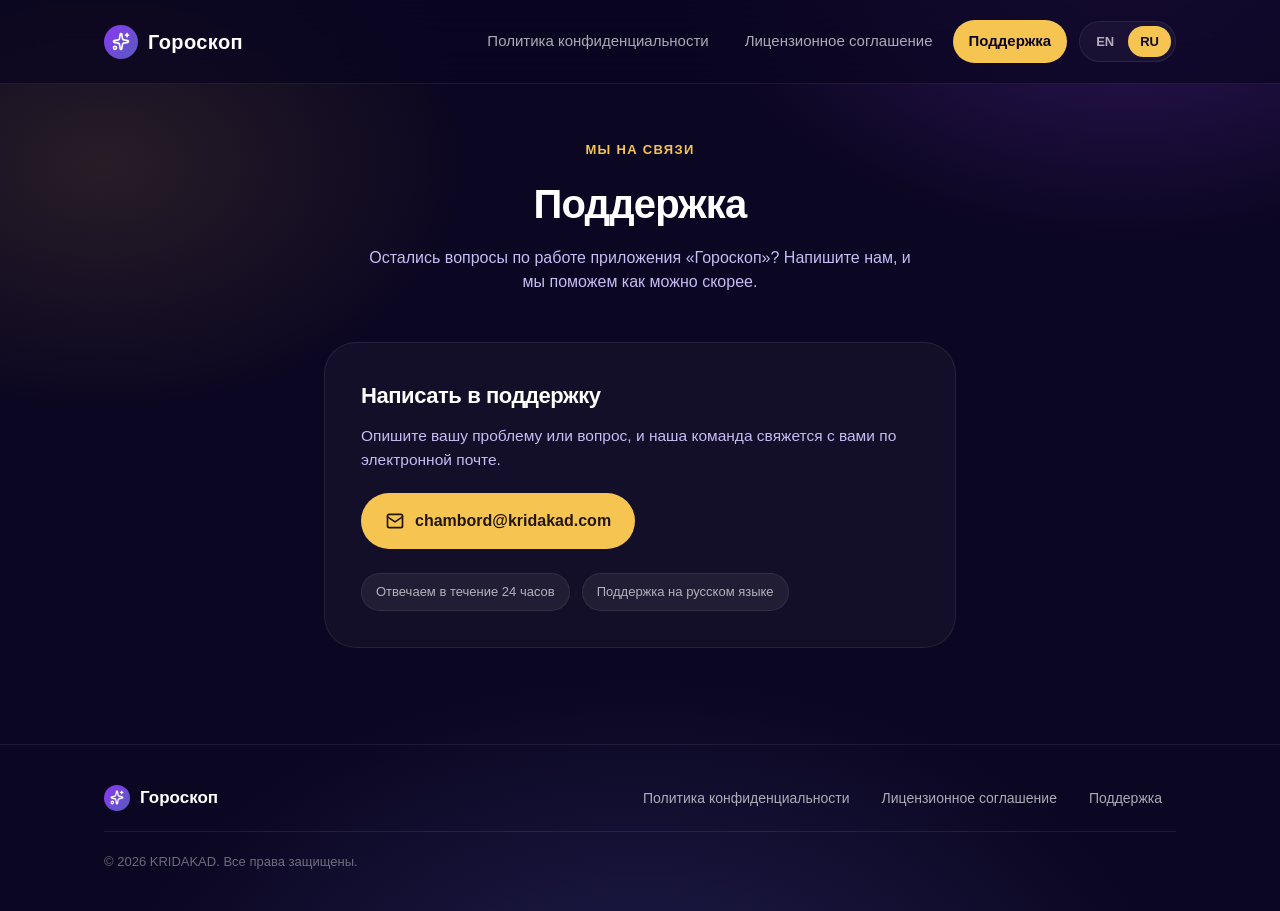
<file: ru/support.html>
<!DOCTYPE html>
<html lang="ru">
<head>
<meta charset="UTF-8">
<meta name="viewport" content="width=device-width, initial-scale=1.0">
<title>Поддержка — Гороскоп</title>
<meta name="description" content="Свяжитесь со службой поддержки приложения «Гороскоп».">
<link rel="stylesheet" href="../assets/css/style.css">
</head>
<body>

<header class="site-header">
  <div class="container">
    <a href="privacy.html" class="brand">
      <span class="icon-badge"><img src="../assets/img/icons/sparkle.svg" alt=""></span>
      Гороскоп
    </a>
    <div class="header-right">
      <nav class="nav" id="site-nav">
        <a href="privacy.html" class="nav-link">Политика конфиденциальности</a>
        <a href="license.html" class="nav-link">Лицензионное соглашение</a>
        <a href="support.html" class="nav-link is-active">Поддержка</a>
      </nav>
      <div class="lang-switch">
        <a href="../support.html">EN</a>
        <a href="support.html" class="is-active">RU</a>
      </div>
      <button class="nav-toggle" type="button" aria-label="Открыть меню" aria-expanded="false" aria-controls="site-nav">
        <svg viewBox="0 0 24 24" fill="none" xmlns="http://www.w3.org/2000/svg">
          <path d="M3 6H21M3 12H21M3 18H21" stroke="currentColor" stroke-width="2" stroke-linecap="round"/>
        </svg>
      </button>
    </div>
  </div>
</header>

<main>
  <section class="page-hero">
    <div class="container">
      <span class="eyebrow">Мы на связи</span>
      <h1>Поддержка</h1>
      <p>Остались вопросы по работе приложения «Гороскоп»? Напишите нам, и мы поможем как можно скорее.</p>
    </div>
  </section>

  <section class="support-content">
    <div class="container">
      <div class="support-card">
        <h2>Написать в поддержку</h2>
        <p>Опишите вашу проблему или вопрос, и наша команда свяжется с вами по электронной почте.</p>
        <a class="support-email" href="mailto:chambord@kridakad.com">
          <svg class="icon" viewBox="0 0 24 24" fill="none" xmlns="http://www.w3.org/2000/svg">
            <path d="M3 6C3 4.89543 3.89543 4 5 4H19C20.1046 4 21 4.89543 21 6V18C21 19.1046 20.1046 20 19 20H5C3.89543 20 3 19.1046 3 18V6Z" stroke="#241605" stroke-width="2"/>
            <path d="M3 7L12 13L21 7" stroke="#241605" stroke-width="2" stroke-linecap="round" stroke-linejoin="round"/>
          </svg>
          chambord@kridakad.com
        </a>
        <div class="support-meta">
          <span class="tag">Отвечаем в течение 24 часов</span>
          <span class="tag">Поддержка на русском языке</span>
        </div>
      </div>
    </div>
  </section>
</main>

<footer class="site-footer">
  <div class="container">
    <a href="privacy.html" class="footer-brand">
      <span class="icon-badge"><img src="../assets/img/icons/sparkle.svg" alt=""></span>
      Гороскоп
    </a>
    <ul class="footer-nav">
      <li><a href="privacy.html" class="nav-link">Политика конфиденциальности</a></li>
      <li><a href="license.html" class="nav-link">Лицензионное соглашение</a></li>
      <li><a href="support.html" class="nav-link">Поддержка</a></li>
    </ul>
    <p class="footer-copy">© 2026 KRIDAKAD. Все права защищены.</p>
  </div>
</footer>

<script src="../assets/js/main.js"></script>
</body>
</html>
</file>
<file: assets/css/style.css>
/* ============================================================
   Гороскоп — лендинг. Цветовая палитра и типографика взяты из
   дизайна приложения в Figma («Камуфляжи | Кудряшова»).
   ============================================================ */

:root {
  --color-bg: #0b0621;
  --color-bg-soft: #0f0c20;
  --color-bg-elevated: #16062e;
  --color-surface: rgba(255, 255, 255, 0.04);
  --color-surface-hover: rgba(255, 255, 255, 0.07);
  --color-border: rgba(255, 255, 255, 0.08);
  --color-border-strong: rgba(255, 255, 255, 0.14);
  --color-text: #ffffff;
  --color-text-muted: #c7bcf4;
  --color-text-dim: rgba(255, 255, 255, 0.66);
  --color-accent: #f5c451;
  --color-accent-2: #9747ff;
  --color-violet: #575cbc;
  --color-violet-deep: #8a38f5;

  --radius-pill: 100px;
  --radius-lg: 32px;
  --radius-md: 20px;
  --radius-sm: 12px;

  --font-display: -apple-system, "SF Pro Display", "Segoe UI", Roboto, Helvetica, Arial, sans-serif;
  --font-text: -apple-system, "SF Pro Text", "Segoe UI", Roboto, Helvetica, Arial, sans-serif;

  --container-width: 1120px;
  --header-height: 84px;
}

* {
  box-sizing: border-box;
}

html {
  scroll-behavior: smooth;
}

body {
  margin: 0;
  min-height: 100vh;
  background:
    radial-gradient(680px 460px at 88% -6%, rgba(151, 71, 255, 0.28), transparent 65%),
    radial-gradient(620px 420px at 8% 18%, rgba(245, 196, 81, 0.12), transparent 60%),
    radial-gradient(900px 620px at 50% 115%, rgba(87, 92, 188, 0.28), transparent 60%),
    var(--color-bg);
  color: var(--color-text);
  font-family: var(--font-text);
  font-size: 16px;
  line-height: 1.5;
  -webkit-font-smoothing: antialiased;
}

img {
  max-width: 100%;
  display: block;
}

a {
  color: inherit;
  text-decoration: none;
}

ul {
  margin: 0;
  padding: 0;
  list-style: none;
}

h1, h2, h3, h4 {
  font-family: var(--font-display);
  margin: 0;
  font-weight: 700;
  letter-spacing: -0.02em;
}

p {
  margin: 0;
}

.container {
  width: 100%;
  max-width: var(--container-width);
  margin: 0 auto;
  padding: 0 24px;
}

.visually-hidden {
  position: absolute;
  width: 1px;
  height: 1px;
  overflow: hidden;
  clip: rect(0 0 0 0);
  white-space: nowrap;
}

/* ---------------- Header ---------------- */

.site-header {
  position: sticky;
  top: 0;
  z-index: 100;
  height: var(--header-height);
  display: flex;
  align-items: center;
  background: rgba(11, 6, 33, 0.72);
  backdrop-filter: blur(20px);
  -webkit-backdrop-filter: blur(20px);
  border-bottom: 1px solid var(--color-border);
}

.site-header .container {
  display: flex;
  align-items: center;
  justify-content: space-between;
  gap: 24px;
}

.brand {
  display: flex;
  align-items: center;
  gap: 10px;
  font-family: var(--font-display);
  font-weight: 800;
  font-size: 20px;
  letter-spacing: 0.02em;
}

.brand .icon-badge {
  width: 34px;
  height: 34px;
}

.header-right {
  display: flex;
  align-items: center;
  gap: 12px;
}

.nav {
  display: flex;
  align-items: center;
  gap: 4px;
}

.nav-link {
  padding: 10px 16px;
  border-radius: var(--radius-pill);
  font-size: 15px;
  font-weight: 500;
  color: var(--color-text-dim);
  transition: color 0.2s ease, background 0.2s ease;
  white-space: nowrap;
}

.nav-link:hover {
  color: var(--color-text);
  background: var(--color-surface);
}

.nav-link.is-active {
  color: var(--color-bg);
  background: var(--color-accent);
  font-weight: 600;
}

.nav-toggle {
  display: none;
  width: 40px;
  height: 40px;
  border-radius: var(--radius-sm);
  border: 1px solid var(--color-border);
  background: var(--color-surface);
  color: var(--color-text);
  align-items: center;
  justify-content: center;
}

.nav-toggle svg {
  width: 20px;
  height: 20px;
}

.lang-switch {
  display: flex;
  align-items: center;
  gap: 2px;
  padding: 4px;
  border-radius: var(--radius-pill);
  background: var(--color-surface);
  border: 1px solid var(--color-border);
  flex-shrink: 0;
}

.lang-switch a {
  padding: 6px 12px;
  border-radius: var(--radius-pill);
  font-size: 13px;
  font-weight: 600;
  color: var(--color-text-dim);
  transition: color 0.2s ease, background 0.2s ease;
}

.lang-switch a:hover {
  color: var(--color-text);
}

.lang-switch a.is-active {
  background: var(--color-accent);
  color: var(--color-bg);
}

/* ---------------- Buttons ---------------- */

.btn {
  display: inline-flex;
  align-items: center;
  justify-content: center;
  gap: 8px;
  padding: 15px 28px;
  border-radius: var(--radius-pill);
  font-family: var(--font-text);
  font-weight: 600;
  font-size: 16px;
  border: 1px solid transparent;
  cursor: pointer;
  transition: transform 0.2s ease, background 0.2s ease, border-color 0.2s ease;
}

.btn:hover {
  transform: translateY(-1px);
}

.btn-primary {
  background: var(--color-accent);
  color: #241605;
}

.btn-primary:hover {
  background: #f8d271;
}

.btn-ghost {
  background: var(--color-surface);
  border-color: var(--color-border-strong);
  color: var(--color-text);
}

.btn-ghost:hover {
  background: var(--color-surface-hover);
}

/* ---------------- Footer ---------------- */

.site-footer {
  border-top: 1px solid var(--color-border);
  padding: 40px 0;
}

.site-footer .container {
  display: flex;
  flex-wrap: wrap;
  align-items: center;
  justify-content: space-between;
  gap: 20px;
}

.footer-brand {
  display: flex;
  align-items: center;
  gap: 10px;
  font-family: var(--font-display);
  font-weight: 700;
  font-size: 17px;
}

.footer-brand .icon-badge {
  width: 26px;
  height: 26px;
}

.footer-nav {
  display: flex;
  flex-wrap: wrap;
  gap: 8px 4px;
}

.footer-nav .nav-link {
  color: var(--color-text-dim);
  padding: 8px 14px;
  font-size: 14px;
}

.footer-copy {
  width: 100%;
  color: rgba(255, 255, 255, 0.4);
  font-size: 13px;
  padding-top: 20px;
  border-top: 1px solid var(--color-border);
}

/* ---------------- Icon badge helper ---------------- */

.icon-badge {
  border-radius: 50%;
  background: linear-gradient(135deg, var(--color-violet-deep), var(--color-violet));
  display: flex;
  align-items: center;
  justify-content: center;
  flex-shrink: 0;
}

.icon-badge img {
  width: 55%;
  height: 55%;
}

/* ---------------- Legal / text pages ---------------- */

.page-hero {
  padding: 56px 0 24px;
  text-align: center;
}

.page-hero .eyebrow {
  display: block;
  color: var(--color-accent);
  font-size: 13px;
  font-weight: 700;
  letter-spacing: 0.1em;
  text-transform: uppercase;
  margin-bottom: 14px;
}

.page-hero h1 {
  font-size: clamp(28px, 4vw, 40px);
  margin-bottom: 12px;
}

.page-hero p {
  color: var(--color-text-muted);
  font-size: 16px;
  max-width: 560px;
  margin: 0 auto;
}

.legal-content {
  max-width: 760px;
  margin: 0 auto;
  padding: 24px 0 96px;
}

.legal-content .intro p {
  color: var(--color-text-muted);
  font-size: 16px;
  margin-bottom: 12px;
}

.legal-content .intro {
  margin-bottom: 36px;
  padding-bottom: 36px;
  border-bottom: 1px solid var(--color-border);
}

.legal-section {
  margin-bottom: 36px;
}

.legal-section h2 {
  font-size: 22px;
  margin-bottom: 16px;
  display: flex;
  align-items: center;
  gap: 10px;
}

.legal-section h2::before {
  content: "";
  width: 6px;
  height: 6px;
  border-radius: 50%;
  background: var(--color-accent);
  flex-shrink: 0;
}

.legal-section ul {
  display: flex;
  flex-direction: column;
  gap: 14px;
}

.legal-section li {
  color: var(--color-text-dim);
  font-size: 15.5px;
  line-height: 1.65;
  padding-left: 20px;
  position: relative;
}

.legal-section li::before {
  content: "";
  position: absolute;
  left: 0;
  top: 10px;
  width: 5px;
  height: 5px;
  border-radius: 50%;
  background: var(--color-text-muted);
  opacity: 0.6;
}

.legal-section ul ul {
  margin-top: 10px;
  gap: 10px;
}

.legal-section ol.clauses {
  display: flex;
  flex-direction: column;
  gap: 14px;
  list-style: none;
  margin: 0;
  padding: 0;
}

.legal-section ol.clauses > li {
  padding-left: 0;
}

.legal-section ol.clauses > li::before {
  content: none;
}

.legal-section ol.clauses ol.clauses {
  margin-top: 10px;
  padding-left: 20px;
}

.legal-updated {
  margin-top: 48px;
  padding-top: 24px;
  border-top: 1px solid var(--color-border);
  color: rgba(255, 255, 255, 0.4);
  font-size: 13px;
}

/* ---------------- Support page ---------------- */

.support-content {
  max-width: 680px;
  margin: 0 auto;
  padding: 24px 0 96px;
  display: flex;
  flex-direction: column;
  gap: 24px;
}

.support-card {
  background: var(--color-surface);
  border: 1px solid var(--color-border);
  border-radius: var(--radius-lg);
  padding: 36px;
}

.support-card h2 {
  font-size: 22px;
  margin-bottom: 12px;
}

.support-card p {
  color: var(--color-text-muted);
  font-size: 15.5px;
  line-height: 1.6;
  margin-bottom: 20px;
}

.support-email {
  display: inline-flex;
  align-items: center;
  gap: 10px;
  padding: 16px 24px;
  border-radius: var(--radius-pill);
  background: var(--color-accent);
  color: #241605;
  font-weight: 700;
  font-size: 16px;
}

.support-email .icon {
  width: 20px;
  height: 20px;
}

.support-meta {
  display: flex;
  flex-wrap: wrap;
  gap: 12px;
  margin-top: 24px;
}

.support-meta .tag {
  font-size: 13px;
  color: var(--color-text-dim);
  background: rgba(255, 255, 255, 0.06);
  border: 1px solid var(--color-border);
  border-radius: var(--radius-pill);
  padding: 8px 14px;
}

/* ---------------- Responsive ---------------- */

@media (max-width: 760px) {
  .nav {
    position: fixed;
    top: var(--header-height);
    left: 0;
    right: 0;
    flex-direction: column;
    align-items: stretch;
    background: rgba(11, 6, 33, 0.98);
    backdrop-filter: blur(20px);
    border-bottom: 1px solid var(--color-border);
    padding: 12px;
    gap: 4px;
    transform: translateY(-8px);
    opacity: 0;
    visibility: hidden;
    transition: opacity 0.2s ease, transform 0.2s ease, visibility 0.2s;
  }

  .nav.is-open {
    transform: translateY(0);
    opacity: 1;
    visibility: visible;
  }

  .nav-link {
    text-align: center;
    padding: 14px 16px;
  }

  .nav-toggle {
    display: inline-flex;
  }
}

@media (max-width: 520px) {
  .site-footer .container {
    flex-direction: column;
    align-items: flex-start;
  }
}
</file>
